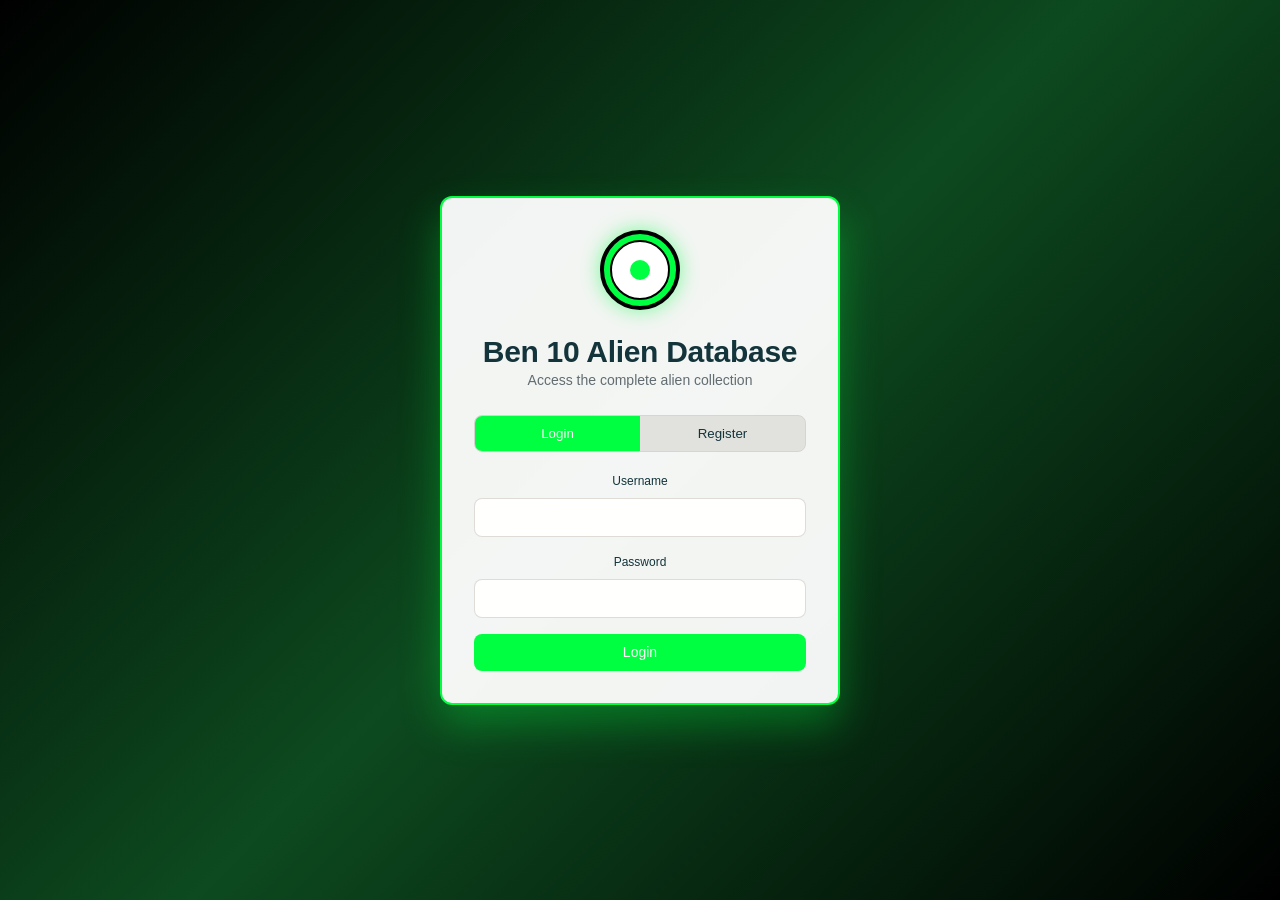
<file: Omni_app/index.html>
<!DOCTYPE html>
<html lang="en">
<head>
    <meta charset="UTF-8">
    <meta name="viewport" content="width=device-width, initial-scale=1.0">
    <title>Ben 10 Alien Database</title>
    <link rel="stylesheet" href="style.css">
</head>
<body>
    <!-- Login / Register Section -->
    <div id="loginSection" class="login-container">
        <div class="login-card">
            <!-- Omnitrix emblem -->
            <div class="omnitrix-logo">
                <div class="omnitrix-outer">
                    <div class="omnitrix-inner">
                        <div class="omnitrix-core"></div>
                    </div>
                </div>
            </div>
            <h1>Ben 10 Alien Database</h1>
            <p class="login-subtitle">Access the complete alien collection</p>

            <!-- Tab buttons -->
            <div class="login-tabs">
                <button class="tab-btn active" data-tab="login">Login</button>
                <button class="tab-btn" data-tab="register">Register</button>
            </div>

            <!-- Login Form -->
            <form id="loginForm" class="auth-form active" autocomplete="off" novalidate>
                <div class="form-group">
                    <label for="loginUsername" class="form-label">Username</label>
                    <input type="text" id="loginUsername" class="form-control" required>
                </div>
                <div class="form-group">
                    <label for="loginPassword" class="form-label">Password</label>
                    <input type="password" id="loginPassword" class="form-control" required>
                </div>
                <button type="submit" class="btn btn--primary btn--full-width">Login</button>
            </form>

            <!-- Register Form -->
            <form id="registerForm" class="auth-form" autocomplete="off" novalidate>
                <div class="form-group">
                    <label for="registerUsername" class="form-label">Username</label>
                    <input type="text" id="registerUsername" class="form-control" required>
                </div>
                <div class="form-group">
                    <label for="registerPassword" class="form-label">Password</label>
                    <input type="password" id="registerPassword" class="form-control" required>
                </div>
                <div class="form-group">
                    <label for="confirmPassword" class="form-label">Confirm Password</label>
                    <input type="password" id="confirmPassword" class="form-control" required>
                </div>
                <button type="submit" class="btn btn--primary btn--full-width">Create Account</button>
            </form>

            <!-- Authentication feedback -->
            <div id="authMessage" class="auth-message hidden"></div>
        </div>
    </div>

    <!-- Main Application -->
    <div id="mainApp" class="hidden">
        <!-- Navigation Bar -->
        <nav class="navbar">
            <div class="nav-content">
                <div class="nav-left">
                    <div class="omnitrix-mini">
                        <div class="omnitrix-core-mini"></div>
                    </div>
                    <h2>Ben 10 Database</h2>
                </div>
                <div class="nav-right">
                    <span id="welcomeUser" class="user-welcome"></span>
                    <button id="logoutBtn" class="btn btn--outline btn--sm">Logout</button>
                </div>
            </div>
        </nav>

        <!-- Main Content -->
        <main class="main-content">
            <div class="container">
                <!-- Controls -->
                <div class="controls-section">
                    <div class="search-filter-controls">
                        <div class="search-group">
                            <input type="text" id="searchInput" class="form-control" placeholder="Search aliens...">
                        </div>
                        <div class="filter-group">
                            <select id="seriesFilter" class="form-control">
                                <option value="">All Series</option>
                                <option value="Original">Original</option>
                                <option value="Alien Force">Alien Force</option>
                                <option value="Ultimate Alien">Ultimate Alien</option>
                                <option value="Omniverse">Omniverse</option>
                            </select>
                        </div>
                        <div class="sort-group">
                            <select id="sortSelect" class="form-control">
                                <option value="name">Sort by Name</option>
                                <option value="series">Sort by Series</option>
                                <option value="species">Sort by Species</option>
                            </select>
                        </div>
                    </div>
                    <div class="action-controls">
                        <button id="addAlienBtn" class="btn btn--primary">Add New Alien</button>
                    </div>
                </div>

                <!-- Aliens Grid -->
                <div id="aliensGrid" class="aliens-grid">
                    <!-- Cards injected by JS -->
                </div>
            </div>
        </main>
    </div>

    <!-- Alien Detail Modal -->
    <div id="alienDetailModal" class="modal">
        <div class="modal-content modal-large">
            <div class="modal-header">
                <h3 id="alienDetailName">Alien Name</h3>
                <button class="modal-close" aria-label="Close detail modal">&times;</button>
            </div>
            <div class="modal-body">
                <div class="alien-detail-content">
                    <div class="alien-detail-left">
                        <div class="alien-3d-viewer">
                            <div id="alien3DModel" class="model-3d">
                                <!-- No external image assets available -->
                                <div id="alienDetailImage" class="model-image"></div>
                                <div class="model-controls">
                                    <button class="rotate-btn" data-axis="x">Rotate X</button>
                                    <button class="rotate-btn" data-axis="y">Rotate Y</button>
                                    <button class="rotate-btn" data-axis="z">Rotate Z</button>
                                    <button class="reset-btn">Reset</button>
                                </div>
                            </div>
                        </div>
                    </div>
                    <div class="alien-detail-right">
                        <div class="alien-info">
                            <div class="info-item"><strong>Series:</strong> <span id="alienDetailSeries"></span></div>
                            <div class="info-item"><strong>Species:</strong> <span id="alienDetailSpecies"></span></div>
                            <div class="info-item"><strong>Planet:</strong> <span id="alienDetailPlanet"></span></div>
                            <div class="info-item"><strong>Power Level:</strong> <span id="alienDetailPower"></span></div>
                            <div class="info-item description">
                                <strong>Abilities:</strong>
                                <p id="alienDetailAbilities"></p>
                            </div>
                        </div>
                        <div class="alien-actions">
                            <button id="editAlienBtn" class="btn btn--outline">Edit Alien</button>
                            <button id="deleteAlienBtn" class="btn btn--error">Delete Alien</button>
                        </div>
                    </div>
                </div>
            </div>
        </div>
    </div>

    <!-- Add / Edit Alien Modal -->
    <div id="alienFormModal" class="modal">
        <div class="modal-content">
            <div class="modal-header">
                <h3 id="alienFormTitle">Add New Alien</h3>
                <button class="modal-close" aria-label="Close form modal">&times;</button>
            </div>
            <div class="modal-body">
                <form id="alienForm" novalidate>
                    <input type="hidden" id="alienId">
                    <div class="form-group">
                        <label for="alienName" class="form-label">Name</label>
                        <input type="text" id="alienName" class="form-control" required>
                    </div>
                    <div class="form-group">
                        <label for="alienSeries" class="form-label">Series</label>
                        <select id="alienSeries" class="form-control" required>
                            <option value="">Select Series</option>
                            <option value="Original">Original</option>
                            <option value="Alien Force">Alien Force</option>
                            <option value="Ultimate Alien">Ultimate Alien</option>
                            <option value="Omniverse">Omniverse</option>
                        </select>
                    </div>
                    <div class="form-group">
                        <label for="alienSpecies" class="form-label">Species</label>
                        <input type="text" id="alienSpecies" class="form-control" required>
                    </div>
                    <div class="form-group">
                        <label for="alienPlanet" class="form-label">Planet</label>
                        <input type="text" id="alienPlanet" class="form-control" required>
                    </div>
                    <div class="form-group">
                        <label for="alienPower" class="form-label">Power Level (1-10)</label>
                        <input type="number" id="alienPower" class="form-control" min="1" max="10" required>
                    </div>
                    <div class="form-group">
                        <label for="alienAbilities" class="form-label">Abilities</label>
                        <textarea id="alienAbilities" class="form-control" rows="3" required></textarea>
                    </div>
                    <div class="form-actions">
                        <button type="button" class="btn btn--secondary modal-close">Cancel</button>
                        <button type="submit" class="btn btn--primary">Save Alien</button>
                    </div>
                </form>
            </div>
        </div>
    </div>

    <!-- Loading Spinner (optional, for future async XHR) -->
    <div id="loadingSpinner" class="loading-spinner hidden">
        <div class="omnitrix-spinner">
            <div class="spinner-ring"></div>
            <div class="spinner-core"></div>
        </div>
    </div>

    <script src="app.js"></script>
</body>
</html>
</file>
<file: Omni_app/style.css>
:root {
  /* Primitive Color Tokens */
  --color-white: rgba(255, 255, 255, 1);
  --color-black: rgba(0, 0, 0, 1);
  --color-cream-50: rgba(252, 252, 249, 1);
  --color-cream-100: rgba(255, 255, 253, 1);
  --color-gray-200: rgba(245, 245, 245, 1);
  --color-gray-300: rgba(167, 169, 169, 1);
  --color-gray-400: rgba(119, 124, 124, 1);
  --color-slate-500: rgba(98, 108, 113, 1);
  --color-brown-600: rgba(94, 82, 64, 1);
  --color-charcoal-700: rgba(31, 33, 33, 1);
  --color-charcoal-800: rgba(38, 40, 40, 1);
  --color-slate-900: rgba(19, 52, 59, 1);
  --color-teal-300: rgba(50, 184, 198, 1);
  --color-teal-400: rgba(45, 166, 178, 1);
  --color-teal-500: rgba(33, 128, 141, 1);
  --color-teal-600: rgba(29, 116, 128, 1);
  --color-teal-700: rgba(26, 104, 115, 1);
  --color-teal-800: rgba(41, 150, 161, 1);
  --color-red-400: rgba(255, 84, 89, 1);
  --color-red-500: rgba(192, 21, 47, 1);
  --color-orange-400: rgba(230, 129, 97, 1);
  --color-orange-500: rgba(168, 75, 47, 1);

  /* RGB versions for opacity control */
  --color-brown-600-rgb: 94, 82, 64;
  --color-teal-500-rgb: 33, 128, 141;
  --color-slate-900-rgb: 19, 52, 59;
  --color-slate-500-rgb: 98, 108, 113;
  --color-red-500-rgb: 192, 21, 47;
  --color-red-400-rgb: 255, 84, 89;
  --color-orange-500-rgb: 168, 75, 47;
  --color-orange-400-rgb: 230, 129, 97;

  /* Background color tokens (Light Mode) */
  --color-bg-1: rgba(59, 130, 246, 0.08); /* Light blue */
  --color-bg-2: rgba(245, 158, 11, 0.08); /* Light yellow */
  --color-bg-3: rgba(34, 197, 94, 0.08); /* Light green */
  --color-bg-4: rgba(239, 68, 68, 0.08); /* Light red */
  --color-bg-5: rgba(147, 51, 234, 0.08); /* Light purple */
  --color-bg-6: rgba(249, 115, 22, 0.08); /* Light orange */
  --color-bg-7: rgba(236, 72, 153, 0.08); /* Light pink */
  --color-bg-8: rgba(6, 182, 212, 0.08); /* Light cyan */

  /* Semantic Color Tokens (Light Mode) */
  --color-background: var(--color-cream-50);
  --color-surface: var(--color-cream-100);
  --color-text: var(--color-slate-900);
  --color-text-secondary: var(--color-slate-500);
  --color-primary: var(--color-teal-500);
  --color-primary-hover: var(--color-teal-600);
  --color-primary-active: var(--color-teal-700);
  --color-secondary: rgba(var(--color-brown-600-rgb), 0.12);
  --color-secondary-hover: rgba(var(--color-brown-600-rgb), 0.2);
  --color-secondary-active: rgba(var(--color-brown-600-rgb), 0.25);
  --color-border: rgba(var(--color-brown-600-rgb), 0.2);
  --color-btn-primary-text: var(--color-cream-50);
  --color-card-border: rgba(var(--color-brown-600-rgb), 0.12);
  --color-card-border-inner: rgba(var(--color-brown-600-rgb), 0.12);
  --color-error: var(--color-red-500);
  --color-success: var(--color-teal-500);
  --color-warning: var(--color-orange-500);
  --color-info: var(--color-slate-500);
  --color-focus-ring: rgba(var(--color-teal-500-rgb), 0.4);
  --color-select-caret: rgba(var(--color-slate-900-rgb), 0.8);

  /* Common style patterns */
  --focus-ring: 0 0 0 3px var(--color-focus-ring);
  --focus-outline: 2px solid var(--color-primary);
  --status-bg-opacity: 0.15;
  --status-border-opacity: 0.25;
  --select-caret-light: url("data:image/svg+xml,%3Csvg xmlns='http://www.w3.org/2000/svg' width='16' height='16' viewBox='0 0 24 24' fill='none' stroke='%23134252' stroke-width='2' stroke-linecap='round' stroke-linejoin='round'%3E%3Cpolyline points='6 9 12 15 18 9'%3E%3C/polyline%3E%3C/svg%3E");
  --select-caret-dark: url("data:image/svg+xml,%3Csvg xmlns='http://www.w3.org/2000/svg' width='16' height='16' viewBox='0 0 24 24' fill='none' stroke='%23f5f5f5' stroke-width='2' stroke-linecap='round' stroke-linejoin='round'%3E%3Cpolyline points='6 9 12 15 18 9'%3E%3C/polyline%3E%3C/svg%3E");

  /* RGB versions for opacity control */
  --color-success-rgb: 33, 128, 141;
  --color-error-rgb: 192, 21, 47;
  --color-warning-rgb: 168, 75, 47;
  --color-info-rgb: 98, 108, 113;

  /* Typography */
  --font-family-base: "FKGroteskNeue", "Geist", "Inter", -apple-system,
    BlinkMacSystemFont, "Segoe UI", Roboto, sans-serif;
  --font-family-mono: "Berkeley Mono", ui-monospace, SFMono-Regular, Menlo,
    Monaco, Consolas, monospace;
  --font-size-xs: 11px;
  --font-size-sm: 12px;
  --font-size-base: 14px;
  --font-size-md: 14px;
  --font-size-lg: 16px;
  --font-size-xl: 18px;
  --font-size-2xl: 20px;
  --font-size-3xl: 24px;
  --font-size-4xl: 30px;
  --font-weight-normal: 400;
  --font-weight-medium: 500;
  --font-weight-semibold: 550;
  --font-weight-bold: 600;
  --line-height-tight: 1.2;
  --line-height-normal: 1.5;
  --letter-spacing-tight: -0.01em;

  /* Spacing */
  --space-0: 0;
  --space-1: 1px;
  --space-2: 2px;
  --space-4: 4px;
  --space-6: 6px;
  --space-8: 8px;
  --space-10: 10px;
  --space-12: 12px;
  --space-16: 16px;
  --space-20: 20px;
  --space-24: 24px;
  --space-32: 32px;

  /* Border Radius */
  --radius-sm: 6px;
  --radius-base: 8px;
  --radius-md: 10px;
  --radius-lg: 12px;
  --radius-full: 9999px;

  /* Shadows */
  --shadow-xs: 0 1px 2px rgba(0, 0, 0, 0.02);
  --shadow-sm: 0 1px 3px rgba(0, 0, 0, 0.04), 0 1px 2px rgba(0, 0, 0, 0.02);
  --shadow-md: 0 4px 6px -1px rgba(0, 0, 0, 0.04),
    0 2px 4px -1px rgba(0, 0, 0, 0.02);
  --shadow-lg: 0 10px 15px -3px rgba(0, 0, 0, 0.04),
    0 4px 6px -2px rgba(0, 0, 0, 0.02);
  --shadow-inset-sm: inset 0 1px 0 rgba(255, 255, 255, 0.15),
    inset 0 -1px 0 rgba(0, 0, 0, 0.03);

  /* Animation */
  --duration-fast: 150ms;
  --duration-normal: 250ms;
  --ease-standard: cubic-bezier(0.16, 1, 0.3, 1);

  /* Layout */
  --container-sm: 640px;
  --container-md: 768px;
  --container-lg: 1024px;
  --container-xl: 1280px;
}

/* Dark mode colors */
@media (prefers-color-scheme: dark) {
  :root {
    /* RGB versions for opacity control (Dark Mode) */
    --color-gray-400-rgb: 119, 124, 124;
    --color-teal-300-rgb: 50, 184, 198;
    --color-gray-300-rgb: 167, 169, 169;
    --color-gray-200-rgb: 245, 245, 245;

    /* Background color tokens (Dark Mode) */
    --color-bg-1: rgba(29, 78, 216, 0.15); /* Dark blue */
    --color-bg-2: rgba(180, 83, 9, 0.15); /* Dark yellow */
    --color-bg-3: rgba(21, 128, 61, 0.15); /* Dark green */
    --color-bg-4: rgba(185, 28, 28, 0.15); /* Dark red */
    --color-bg-5: rgba(107, 33, 168, 0.15); /* Dark purple */
    --color-bg-6: rgba(194, 65, 12, 0.15); /* Dark orange */
    --color-bg-7: rgba(190, 24, 93, 0.15); /* Dark pink */
    --color-bg-8: rgba(8, 145, 178, 0.15); /* Dark cyan */
    
    /* Semantic Color Tokens (Dark Mode) */
    --color-background: var(--color-charcoal-700);
    --color-surface: var(--color-charcoal-800);
    --color-text: var(--color-gray-200);
    --color-text-secondary: rgba(var(--color-gray-300-rgb), 0.7);
    --color-primary: var(--color-teal-300);
    --color-primary-hover: var(--color-teal-400);
    --color-primary-active: var(--color-teal-800);
    --color-secondary: rgba(var(--color-gray-400-rgb), 0.15);
    --color-secondary-hover: rgba(var(--color-gray-400-rgb), 0.25);
    --color-secondary-active: rgba(var(--color-gray-400-rgb), 0.3);
    --color-border: rgba(var(--color-gray-400-rgb), 0.3);
    --color-error: var(--color-red-400);
    --color-success: var(--color-teal-300);
    --color-warning: var(--color-orange-400);
    --color-info: var(--color-gray-300);
    --color-focus-ring: rgba(var(--color-teal-300-rgb), 0.4);
    --color-btn-primary-text: var(--color-slate-900);
    --color-card-border: rgba(var(--color-gray-400-rgb), 0.2);
    --color-card-border-inner: rgba(var(--color-gray-400-rgb), 0.15);
    --shadow-inset-sm: inset 0 1px 0 rgba(255, 255, 255, 0.1),
      inset 0 -1px 0 rgba(0, 0, 0, 0.15);
    --button-border-secondary: rgba(var(--color-gray-400-rgb), 0.2);
    --color-border-secondary: rgba(var(--color-gray-400-rgb), 0.2);
    --color-select-caret: rgba(var(--color-gray-200-rgb), 0.8);

    /* Common style patterns - updated for dark mode */
    --focus-ring: 0 0 0 3px var(--color-focus-ring);
    --focus-outline: 2px solid var(--color-primary);
    --status-bg-opacity: 0.15;
    --status-border-opacity: 0.25;
    --select-caret-light: url("data:image/svg+xml,%3Csvg xmlns='http://www.w3.org/2000/svg' width='16' height='16' viewBox='0 0 24 24' fill='none' stroke='%23134252' stroke-width='2' stroke-linecap='round' stroke-linejoin='round'%3E%3Cpolyline points='6 9 12 15 18 9'%3E%3C/polyline%3E%3C/svg%3E");
    --select-caret-dark: url("data:image/svg+xml,%3Csvg xmlns='http://www.w3.org/2000/svg' width='16' height='16' viewBox='0 0 24 24' fill='none' stroke='%23f5f5f5' stroke-width='2' stroke-linecap='round' stroke-linejoin='round'%3E%3Cpolyline points='6 9 12 15 18 9'%3E%3C/polyline%3E%3C/svg%3E");

    /* RGB versions for dark mode */
    --color-success-rgb: var(--color-teal-300-rgb);
    --color-error-rgb: var(--color-red-400-rgb);
    --color-warning-rgb: var(--color-orange-400-rgb);
    --color-info-rgb: var(--color-gray-300-rgb);
  }
}

/* Data attribute for manual theme switching */
[data-color-scheme="dark"] {
  /* RGB versions for opacity control (dark mode) */
  --color-gray-400-rgb: 119, 124, 124;
  --color-teal-300-rgb: 50, 184, 198;
  --color-gray-300-rgb: 167, 169, 169;
  --color-gray-200-rgb: 245, 245, 245;

  /* Colorful background palette - Dark Mode */
  --color-bg-1: rgba(29, 78, 216, 0.15); /* Dark blue */
  --color-bg-2: rgba(180, 83, 9, 0.15); /* Dark yellow */
  --color-bg-3: rgba(21, 128, 61, 0.15); /* Dark green */
  --color-bg-4: rgba(185, 28, 28, 0.15); /* Dark red */
  --color-bg-5: rgba(107, 33, 168, 0.15); /* Dark purple */
  --color-bg-6: rgba(194, 65, 12, 0.15); /* Dark orange */
  --color-bg-7: rgba(190, 24, 93, 0.15); /* Dark pink */
  --color-bg-8: rgba(8, 145, 178, 0.15); /* Dark cyan */
  
  /* Semantic Color Tokens (Dark Mode) */
  --color-background: var(--color-charcoal-700);
  --color-surface: var(--color-charcoal-800);
  --color-text: var(--color-gray-200);
  --color-text-secondary: rgba(var(--color-gray-300-rgb), 0.7);
  --color-primary: var(--color-teal-300);
  --color-primary-hover: var(--color-teal-400);
  --color-primary-active: var(--color-teal-800);
  --color-secondary: rgba(var(--color-gray-400-rgb), 0.15);
  --color-secondary-hover: rgba(var(--color-gray-400-rgb), 0.25);
  --color-secondary-active: rgba(var(--color-gray-400-rgb), 0.3);
  --color-border: rgba(var(--color-gray-400-rgb), 0.3);
  --color-error: var(--color-red-400);
  --color-success: var(--color-teal-300);
  --color-warning: var(--color-orange-400);
  --color-info: var(--color-gray-300);
  --color-focus-ring: rgba(var(--color-teal-300-rgb), 0.4);
  --color-btn-primary-text: var(--color-slate-900);
  --color-card-border: rgba(var(--color-gray-400-rgb), 0.15);
  --color-card-border-inner: rgba(var(--color-gray-400-rgb), 0.15);
  --shadow-inset-sm: inset 0 1px 0 rgba(255, 255, 255, 0.1),
    inset 0 -1px 0 rgba(0, 0, 0, 0.15);
  --color-border-secondary: rgba(var(--color-gray-400-rgb), 0.2);
  --color-select-caret: rgba(var(--color-gray-200-rgb), 0.8);

  /* Common style patterns - updated for dark mode */
  --focus-ring: 0 0 0 3px var(--color-focus-ring);
  --focus-outline: 2px solid var(--color-primary);
  --status-bg-opacity: 0.15;
  --status-border-opacity: 0.25;
  --select-caret-light: url("data:image/svg+xml,%3Csvg xmlns='http://www.w3.org/2000/svg' width='16' height='16' viewBox='0 0 24 24' fill='none' stroke='%23134252' stroke-width='2' stroke-linecap='round' stroke-linejoin='round'%3E%3Cpolyline points='6 9 12 15 18 9'%3E%3C/polyline%3E%3C/svg%3E");
  --select-caret-dark: url("data:image/svg+xml,%3Csvg xmlns='http://www.w3.org/2000/svg' width='16' height='16' viewBox='0 0 24 24' fill='none' stroke='%23f5f5f5' stroke-width='2' stroke-linecap='round' stroke-linejoin='round'%3E%3Cpolyline points='6 9 12 15 18 9'%3E%3C/polyline%3E%3C/svg%3E");

  /* RGB versions for dark mode */
  --color-success-rgb: var(--color-teal-300-rgb);
  --color-error-rgb: var(--color-red-400-rgb);
  --color-warning-rgb: var(--color-orange-400-rgb);
  --color-info-rgb: var(--color-gray-300-rgb);
}

[data-color-scheme="light"] {
  /* RGB versions for opacity control (light mode) */
  --color-brown-600-rgb: 94, 82, 64;
  --color-teal-500-rgb: 33, 128, 141;
  --color-slate-900-rgb: 19, 52, 59;
  
  /* Semantic Color Tokens (Light Mode) */
  --color-background: var(--color-cream-50);
  --color-surface: var(--color-cream-100);
  --color-text: var(--color-slate-900);
  --color-text-secondary: var(--color-slate-500);
  --color-primary: var(--color-teal-500);
  --color-primary-hover: var(--color-teal-600);
  --color-primary-active: var(--color-teal-700);
  --color-secondary: rgba(var(--color-brown-600-rgb), 0.12);
  --color-secondary-hover: rgba(var(--color-brown-600-rgb), 0.2);
  --color-secondary-active: rgba(var(--color-brown-600-rgb), 0.25);
  --color-border: rgba(var(--color-brown-600-rgb), 0.2);
  --color-btn-primary-text: var(--color-cream-50);
  --color-card-border: rgba(var(--color-brown-600-rgb), 0.12);
  --color-card-border-inner: rgba(var(--color-brown-600-rgb), 0.12);
  --color-error: var(--color-red-500);
  --color-success: var(--color-teal-500);
  --color-warning: var(--color-orange-500);
  --color-info: var(--color-slate-500);
  --color-focus-ring: rgba(var(--color-teal-500-rgb), 0.4);

  /* RGB versions for light mode */
  --color-success-rgb: var(--color-teal-500-rgb);
  --color-error-rgb: var(--color-red-500-rgb);
  --color-warning-rgb: var(--color-orange-500-rgb);
  --color-info-rgb: var(--color-slate-500-rgb);
}

/* Base styles */
html {
  font-size: var(--font-size-base);
  font-family: var(--font-family-base);
  line-height: var(--line-height-normal);
  color: var(--color-text);
  background-color: var(--color-background);
  -webkit-font-smoothing: antialiased;
  box-sizing: border-box;
}

body {
  margin: 0;
  padding: 0;
}

*,
*::before,
*::after {
  box-sizing: inherit;
}

/* Typography */
h1,
h2,
h3,
h4,
h5,
h6 {
  margin: 0;
  font-weight: var(--font-weight-semibold);
  line-height: var(--line-height-tight);
  color: var(--color-text);
  letter-spacing: var(--letter-spacing-tight);
}

h1 {
  font-size: var(--font-size-4xl);
}
h2 {
  font-size: var(--font-size-3xl);
}
h3 {
  font-size: var(--font-size-2xl);
}
h4 {
  font-size: var(--font-size-xl);
}
h5 {
  font-size: var(--font-size-lg);
}
h6 {
  font-size: var(--font-size-md);
}

p {
  margin: 0 0 var(--space-16) 0;
}

a {
  color: var(--color-primary);
  text-decoration: none;
  transition: color var(--duration-fast) var(--ease-standard);
}

a:hover {
  color: var(--color-primary-hover);
}

code,
pre {
  font-family: var(--font-family-mono);
  font-size: calc(var(--font-size-base) * 0.95);
  background-color: var(--color-secondary);
  border-radius: var(--radius-sm);
}

code {
  padding: var(--space-1) var(--space-4);
}

pre {
  padding: var(--space-16);
  margin: var(--space-16) 0;
  overflow: auto;
  border: 1px solid var(--color-border);
}

pre code {
  background: none;
  padding: 0;
}

/* Buttons */
.btn {
  display: inline-flex;
  align-items: center;
  justify-content: center;
  padding: var(--space-8) var(--space-16);
  border-radius: var(--radius-base);
  font-size: var(--font-size-base);
  font-weight: 500;
  line-height: 1.5;
  cursor: pointer;
  transition: all var(--duration-normal) var(--ease-standard);
  border: none;
  text-decoration: none;
  position: relative;
}

.btn:focus-visible {
  outline: none;
  box-shadow: var(--focus-ring);
}

.btn--primary {
  background: var(--color-primary);
  color: var(--color-btn-primary-text);
}

.btn--primary:hover {
  background: var(--color-primary-hover);
}

.btn--primary:active {
  background: var(--color-primary-active);
}

.btn--secondary {
  background: var(--color-secondary);
  color: var(--color-text);
}

.btn--secondary:hover {
  background: var(--color-secondary-hover);
}

.btn--secondary:active {
  background: var(--color-secondary-active);
}

.btn--outline {
  background: transparent;
  border: 1px solid var(--color-border);
  color: var(--color-text);
}

.btn--outline:hover {
  background: var(--color-secondary);
}

.btn--sm {
  padding: var(--space-4) var(--space-12);
  font-size: var(--font-size-sm);
  border-radius: var(--radius-sm);
}

.btn--lg {
  padding: var(--space-10) var(--space-20);
  font-size: var(--font-size-lg);
  border-radius: var(--radius-md);
}

.btn--full-width {
  width: 100%;
}

.btn:disabled {
  opacity: 0.5;
  cursor: not-allowed;
}

/* Form elements */
.form-control {
  display: block;
  width: 100%;
  padding: var(--space-8) var(--space-12);
  font-size: var(--font-size-md);
  line-height: 1.5;
  color: var(--color-text);
  background-color: var(--color-surface);
  border: 1px solid var(--color-border);
  border-radius: var(--radius-base);
  transition: border-color var(--duration-fast) var(--ease-standard),
    box-shadow var(--duration-fast) var(--ease-standard);
}

textarea.form-control {
  font-family: var(--font-family-base);
  font-size: var(--font-size-base);
}

select.form-control {
  padding: var(--space-8) var(--space-12);
  -webkit-appearance: none;
  -moz-appearance: none;
  appearance: none;
  background-image: var(--select-caret-light);
  background-repeat: no-repeat;
  background-position: right var(--space-12) center;
  background-size: 16px;
  padding-right: var(--space-32);
}

/* Add a dark mode specific caret */
@media (prefers-color-scheme: dark) {
  select.form-control {
    background-image: var(--select-caret-dark);
  }
}

/* Also handle data-color-scheme */
[data-color-scheme="dark"] select.form-control {
  background-image: var(--select-caret-dark);
}

[data-color-scheme="light"] select.form-control {
  background-image: var(--select-caret-light);
}

.form-control:focus {
  border-color: var(--color-primary);
  outline: var(--focus-outline);
}

.form-label {
  display: block;
  margin-bottom: var(--space-8);
  font-weight: var(--font-weight-medium);
  font-size: var(--font-size-sm);
}

.form-group {
  margin-bottom: var(--space-16);
}

/* Card component */
.card {
  background-color: var(--color-surface);
  border-radius: var(--radius-lg);
  border: 1px solid var(--color-card-border);
  box-shadow: var(--shadow-sm);
  overflow: hidden;
  transition: box-shadow var(--duration-normal) var(--ease-standard);
}

.card:hover {
  box-shadow: var(--shadow-md);
}

.card__body {
  padding: var(--space-16);
}

.card__header,
.card__footer {
  padding: var(--space-16);
  border-bottom: 1px solid var(--color-card-border-inner);
}

/* Status indicators - simplified with CSS variables */
.status {
  display: inline-flex;
  align-items: center;
  padding: var(--space-6) var(--space-12);
  border-radius: var(--radius-full);
  font-weight: var(--font-weight-medium);
  font-size: var(--font-size-sm);
}

.status--success {
  background-color: rgba(
    var(--color-success-rgb, 33, 128, 141),
    var(--status-bg-opacity)
  );
  color: var(--color-success);
  border: 1px solid
    rgba(var(--color-success-rgb, 33, 128, 141), var(--status-border-opacity));
}

.status--error {
  background-color: rgba(
    var(--color-error-rgb, 192, 21, 47),
    var(--status-bg-opacity)
  );
  color: var(--color-error);
  border: 1px solid
    rgba(var(--color-error-rgb, 192, 21, 47), var(--status-border-opacity));
}

.status--warning {
  background-color: rgba(
    var(--color-warning-rgb, 168, 75, 47),
    var(--status-bg-opacity)
  );
  color: var(--color-warning);
  border: 1px solid
    rgba(var(--color-warning-rgb, 168, 75, 47), var(--status-border-opacity));
}

.status--info {
  background-color: rgba(
    var(--color-info-rgb, 98, 108, 113),
    var(--status-bg-opacity)
  );
  color: var(--color-info);
  border: 1px solid
    rgba(var(--color-info-rgb, 98, 108, 113), var(--status-border-opacity));
}

/* Container layout */
.container {
  width: 100%;
  margin-right: auto;
  margin-left: auto;
  padding-right: var(--space-16);
  padding-left: var(--space-16);
}

@media (min-width: 640px) {
  .container {
    max-width: var(--container-sm);
  }
}
@media (min-width: 768px) {
  .container {
    max-width: var(--container-md);
  }
}
@media (min-width: 1024px) {
  .container {
    max-width: var(--container-lg);
  }
}
@media (min-width: 1280px) {
  .container {
    max-width: var(--container-xl);
  }
}

/* Utility classes */
.flex {
  display: flex;
}
.flex-col {
  flex-direction: column;
}
.items-center {
  align-items: center;
}
.justify-center {
  justify-content: center;
}
.justify-between {
  justify-content: space-between;
}
.gap-4 {
  gap: var(--space-4);
}
.gap-8 {
  gap: var(--space-8);
}
.gap-16 {
  gap: var(--space-16);
}

.m-0 {
  margin: 0;
}
.mt-8 {
  margin-top: var(--space-8);
}
.mb-8 {
  margin-bottom: var(--space-8);
}
.mx-8 {
  margin-left: var(--space-8);
  margin-right: var(--space-8);
}
.my-8 {
  margin-top: var(--space-8);
  margin-bottom: var(--space-8);
}

.p-0 {
  padding: 0;
}
.py-8 {
  padding-top: var(--space-8);
  padding-bottom: var(--space-8);
}
.px-8 {
  padding-left: var(--space-8);
  padding-right: var(--space-8);
}
.py-16 {
  padding-top: var(--space-16);
  padding-bottom: var(--space-16);
}
.px-16 {
  padding-left: var(--space-16);
  padding-right: var(--space-16);
}

.block {
  display: block;
}
.hidden {
  display: none;
}

/* Accessibility */
.sr-only {
  position: absolute;
  width: 1px;
  height: 1px;
  padding: 0;
  margin: -1px;
  overflow: hidden;
  clip: rect(0, 0, 0, 0);
  white-space: nowrap;
  border-width: 0;
}

:focus-visible {
  outline: var(--focus-outline);
  outline-offset: 2px;
}

/* Dark mode specifics */
[data-color-scheme="dark"] .btn--outline {
  border: 1px solid var(--color-border-secondary);
}

@font-face {
  font-family: 'FKGroteskNeue';
  src: url('https://r2cdn.perplexity.ai/fonts/FKGroteskNeue.woff2')
    format('woff2');
}

/* END PERPLEXITY DESIGN SYSTEM */
/* Ben 10 Theme Overrides */
:root {
  /* Ben 10 specific colors */
  --ben10-green: #00ff41;
  --ben10-dark-green: #00cc33;
  --ben10-black: #000000;
  --ben10-white: #ffffff;
  --ben10-gray: #333333;
  --ben10-light-gray: #666666;
  --ben10-accent: #32c5e2;
  
  /* Override primary colors with Ben 10 theme */
  --color-primary: var(--ben10-green);
  --color-primary-hover: var(--ben10-dark-green);
  --color-primary-active: #00aa2a;
  
  /* 3D Transform variables */
  --model-rotate-x: 0deg;
  --model-rotate-y: 0deg;
  --model-rotate-z: 0deg;
}

body {
  background: linear-gradient(135deg, #000000 0%, #1a1a1a 50%, #000000 100%);
  min-height: 100vh;
}

/* Login Section */
.login-container {
  display: flex;
  align-items: center;
  justify-content: center;
  min-height: 100vh;
  padding: var(--space-20);
  background: linear-gradient(135deg, #000000 0%, #0d4a1f 50%, #000000 100%);
}

.login-card {
  background: rgba(255, 255, 255, 0.95);
  border-radius: var(--radius-lg);
  padding: var(--space-32);
  box-shadow: 0 20px 40px rgba(0, 255, 65, 0.3);
  text-align: center;
  max-width: 400px;
  width: 100%;
  border: 2px solid var(--ben10-green);
}

.omnitrix-logo {
  margin-bottom: var(--space-24);
}

.omnitrix-outer {
  width: 80px;
  height: 80px;
  border: 4px solid var(--ben10-black);
  border-radius: 50%;
  margin: 0 auto;
  display: flex;
  align-items: center;
  justify-content: center;
  background: var(--ben10-green);
  position: relative;
  box-shadow: 0 0 20px rgba(0, 255, 65, 0.5);
}

.omnitrix-inner {
  width: 60px;
  height: 60px;
  border: 2px solid var(--ben10-black);
  border-radius: 50%;
  background: var(--ben10-white);
  display: flex;
  align-items: center;
  justify-content: center;
}

.omnitrix-core {
  width: 20px;
  height: 20px;
  background: var(--ben10-green);
  border-radius: 50%;
  animation: pulse 2s infinite;
}

@keyframes pulse {
  0%, 100% { transform: scale(1); opacity: 1; }
  50% { transform: scale(1.2); opacity: 0.7; }
}

.login-subtitle {
  color: var(--color-text-secondary);
  margin-bottom: var(--space-24);
}

.login-tabs {
  display: flex;
  margin-bottom: var(--space-20);
  border-radius: var(--radius-base);
  overflow: hidden;
  border: 1px solid var(--color-border);
}

.tab-btn {
  flex: 1;
  padding: var(--space-10) var(--space-16);
  border: none;
  background: var(--color-secondary);
  color: var(--color-text);
  cursor: pointer;
  transition: all var(--duration-fast) var(--ease-standard);
  font-weight: var(--font-weight-medium);
}

.tab-btn:hover {
  background: var(--color-secondary-hover);
}

.tab-btn.active {
  background: var(--color-primary);
  color: var(--color-btn-primary-text);
}

.auth-form {
  display: none;
  opacity: 0;
  transform: translateY(10px);
  transition: all var(--duration-normal) var(--ease-standard);
}

.auth-form.active {
  display: block;
  opacity: 1;
  transform: translateY(0);
}

.auth-message {
  text-align: center;
  margin-top: var(--space-16);
  padding: var(--space-8) var(--space-12);
  border-radius: var(--radius-base);
  font-weight: var(--font-weight-medium);
}

.auth-message.error {
  color: var(--color-error);
  background: rgba(var(--color-error-rgb), 0.1);
  border: 1px solid rgba(var(--color-error-rgb), 0.2);
}

.auth-message.success {
  color: var(--color-success);
  background: rgba(var(--color-success-rgb), 0.1);
  border: 1px solid rgba(var(--color-success-rgb), 0.2);
}

/* Navigation */
.navbar {
  background: var(--ben10-black);
  border-bottom: 3px solid var(--ben10-green);
  padding: var(--space-16) 0;
  position: sticky;
  top: 0;
  z-index: 100;
}

.nav-content {
  max-width: var(--container-xl);
  margin: 0 auto;
  padding: 0 var(--space-16);
  display: flex;
  justify-content: space-between;
  align-items: center;
}

.nav-left {
  display: flex;
  align-items: center;
  gap: var(--space-16);
}

.nav-left h2 {
  color: var(--ben10-green);
  margin: 0;
}

.omnitrix-mini {
  width: 40px;
  height: 40px;
  border: 2px solid var(--ben10-green);
  border-radius: 50%;
  background: var(--ben10-black);
  display: flex;
  align-items: center;
  justify-content: center;
}

.omnitrix-core-mini {
  width: 12px;
  height: 12px;
  background: var(--ben10-green);
  border-radius: 50%;
  animation: pulse 2s infinite;
}

.nav-right {
  display: flex;
  align-items: center;
  gap: var(--space-16);
}

.user-welcome {
  color: var(--ben10-white);
  font-weight: var(--font-weight-medium);
}

/* Main Content */
.main-content {
  padding: var(--space-32) 0;
}

.controls-section {
  display: flex;
  justify-content: space-between;
  align-items: center;
  margin-bottom: var(--space-32);
  gap: var(--space-16);
  flex-wrap: wrap;
}

.search-filter-controls {
  display: flex;
  gap: var(--space-16);
  flex-wrap: wrap;
  flex: 1;
}

.search-group, .filter-group, .sort-group {
  min-width: 200px;
}

@media (max-width: 768px) {
  .controls-section {
    flex-direction: column;
    align-items: stretch;
  }
  
  .search-filter-controls {
    flex-direction: column;
  }
  
  .search-group, .filter-group, .sort-group {
    min-width: auto;
  }
}

/* Aliens Grid */
.aliens-grid {
  display: grid;
  grid-template-columns: repeat(auto-fill, minmax(300px, 1fr));
  gap: var(--space-24);
}

.alien-card {
  background: var(--color-surface);
  border-radius: var(--radius-lg);
  overflow: hidden;
  box-shadow: var(--shadow-md);
  transition: all var(--duration-normal) var(--ease-standard);
  border: 2px solid transparent;
  cursor: pointer;
  position: relative;
}

.alien-card:hover {
  transform: translateY(-4px);
  box-shadow: 0 10px 25px rgba(0, 255, 65, 0.2);
  border-color: var(--ben10-green);
}

.alien-card-image {
  width: 100%;
  height: 200px;
  display: flex;
  align-items: center;
  justify-content: center;
  background: linear-gradient(135deg, var(--ben10-gray), var(--ben10-light-gray));
  color: var(--ben10-white);
  font-size: var(--font-size-4xl);
  font-weight: var(--font-weight-bold);
  position: relative;
  overflow: hidden;
}

.alien-card-image::before {
  content: '';
  position: absolute;
  top: 0;
  left: 0;
  right: 0;
  bottom: 0;
  background: radial-gradient(circle at center, rgba(0, 255, 65, 0.1), transparent);
}

.alien-card-content {
  padding: var(--space-16);
}

.alien-card-header {
  display: flex;
  justify-content: space-between;
  align-items: start;
  margin-bottom: var(--space-12);
}

.alien-name {
  font-size: var(--font-size-xl);
  font-weight: var(--font-weight-bold);
  color: var(--color-text);
  margin: 0;
}

.alien-series {
  background: var(--ben10-green);
  color: var(--ben10-black);
  padding: var(--space-4) var(--space-8);
  border-radius: var(--radius-sm);
  font-size: var(--font-size-xs);
  font-weight: var(--font-weight-medium);
}

.alien-species {
  color: var(--color-text-secondary);
  font-size: var(--font-size-sm);
  margin-bottom: var(--space-8);
}

.alien-abilities {
  font-size: var(--font-size-sm);
  line-height: 1.4;
  color: var(--color-text);
  display: -webkit-box;
  -webkit-line-clamp: 2;
  -webkit-box-orient: vertical;
  overflow: hidden;
}

.power-level {
  position: absolute;
  top: var(--space-8);
  left: var(--space-8);
  background: var(--ben10-accent);
  color: var(--ben10-white);
  padding: var(--space-4) var(--space-8);
  border-radius: var(--radius-sm);
  font-size: var(--font-size-xs);
  font-weight: var(--font-weight-bold);
}

.custom-badge {
  position: absolute;
  top: var(--space-8);
  right: var(--space-8);
  background: var(--ben10-accent);
  color: var(--ben10-white);
  padding: var(--space-4) var(--space-8);
  border-radius: var(--radius-sm);
  font-size: var(--font-size-xs);
  font-weight: var(--font-weight-medium);
}

/* Modal Styles */
.modal {
  display: none;
  position: fixed;
  top: 0;
  left: 0;
  width: 100%;
  height: 100%;
  background: rgba(0, 0, 0, 0.8);
  z-index: 1000;
  align-items: center;
  justify-content: center;
}

.modal.active {
  display: flex;
}

.modal-content {
  background: var(--color-surface);
  border-radius: var(--radius-lg);
  max-width: 500px;
  width: 90%;
  max-height: 90vh;
  overflow-y: auto;
  border: 2px solid var(--ben10-green);
  animation: modalSlideIn var(--duration-normal) var(--ease-standard);
}

.modal-large {
  max-width: 900px;
}

@keyframes modalSlideIn {
  from {
    opacity: 0;
    transform: scale(0.8);
  }
  to {
    opacity: 1;
    transform: scale(1);
  }
}

.modal-header {
  padding: var(--space-20);
  border-bottom: 1px solid var(--color-border);
  display: flex;
  justify-content: space-between;
  align-items: center;
  background: var(--ben10-black);
  color: var(--ben10-green);
}

.modal-header h3 {
  margin: 0;
  color: var(--ben10-green);
}

.modal-close {
  background: none;
  border: none;
  font-size: var(--font-size-3xl);
  color: var(--ben10-green);
  cursor: pointer;
  padding: 0;
  width: 30px;
  height: 30px;
  display: flex;
  align-items: center;
  justify-content: center;
  transition: color var(--duration-fast) var(--ease-standard);
}

.modal-close:hover {
  color: var(--ben10-white);
}

.modal-body {
  padding: var(--space-20);
}

/* Alien Detail Modal */
.alien-detail-content {
  display: grid;
  grid-template-columns: 1fr 1fr;
  gap: var(--space-32);
}

@media (max-width: 768px) {
  .alien-detail-content {
    grid-template-columns: 1fr;
    gap: var(--space-20);
  }
}

.alien-3d-viewer {
  background: linear-gradient(135deg, var(--ben10-gray), var(--ben10-light-gray));
  border-radius: var(--radius-lg);
  padding: var(--space-20);
  border: 2px solid var(--ben10-green);
}

.model-3d {
  position: relative;
  perspective: 1000px;
}

.model-image {
  width: 100%;
  height: 300px;
  border-radius: var(--radius-base);
  transform-style: preserve-3d;
  transform: rotateX(var(--model-rotate-x)) rotateY(var(--model-rotate-y)) rotateZ(var(--model-rotate-z));
  transition: transform 0.5s ease;
  background: linear-gradient(135deg, var(--ben10-gray), var(--ben10-light-gray));
  display: flex;
  align-items: center;
  justify-content: center;
  color: var(--ben10-green);
  font-size: var(--font-size-4xl);
  font-weight: var(--font-weight-bold);
}

.model-controls {
  display: flex;
  gap: var(--space-8);
  margin-top: var(--space-16);
  flex-wrap: wrap;
}

.rotate-btn, .reset-btn {
  padding: var(--space-6) var(--space-12);
  border: 1px solid var(--ben10-green);
  background: var(--ben10-white);
  color: var(--ben10-black);
  border-radius: var(--radius-sm);
  cursor: pointer;
  font-size: var(--font-size-sm);
  transition: all var(--duration-fast) var(--ease-standard);
}

.rotate-btn:hover, .reset-btn:hover {
  background: var(--ben10-green);
  color: var(--ben10-white);
}

.alien-info {
  space-y: var(--space-16);
}

.info-item {
  margin-bottom: var(--space-12);
}

.info-item strong {
  color: var(--ben10-green);
  display: inline-block;
  min-width: 100px;
}

.description {
  margin-top: var(--space-20);
}

.description p {
  margin-top: var(--space-8);
  line-height: 1.6;
}

.alien-actions {
  margin-top: var(--space-24);
  display: flex;
  gap: var(--space-12);
}

/* Form Actions */
.form-actions {
  display: flex;
  gap: var(--space-12);
  justify-content: flex-end;
  margin-top: var(--space-24);
}

/* Button Variants */
.btn--error {
  background: var(--color-error);
  color: var(--color-white);
}

.btn--error:hover {
  background: #b91c3c;
}

/* Loading Spinner */
.loading-spinner {
  position: fixed;
  top: 50%;
  left: 50%;
  transform: translate(-50%, -50%);
  z-index: 2000;
}

.omnitrix-spinner {
  position: relative;
  width: 80px;
  height: 80px;
}

.spinner-ring {
  position: absolute;
  width: 100%;
  height: 100%;
  border: 4px solid var(--ben10-black);
  border-top: 4px solid var(--ben10-green);
  border-radius: 50%;
  animation: spin 1s linear infinite;
}

.spinner-core {
  position: absolute;
  top: 50%;
  left: 50%;
  transform: translate(-50%, -50%);
  width: 20px;
  height: 20px;
  background: var(--ben10-green);
  border-radius: 50%;
  animation: pulse 1s ease-in-out infinite;
}

@keyframes spin {
  0% { transform: rotate(0deg); }
  100% { transform: rotate(360deg); }
}

/* Responsive Design */
@media (max-width: 768px) {
  .aliens-grid {
    grid-template-columns: repeat(auto-fill, minmax(250px, 1fr));
    gap: var(--space-16);
  }
  
  .alien-card-content {
    padding: var(--space-12);
  }
  
  .modal-content {
    margin: var(--space-16);
    width: calc(100% - 32px);
  }
  
  .modal-header, .modal-body {
    padding: var(--space-16);
  }
  
  .form-actions {
    flex-direction: column;
  }
  
  .alien-actions {
    flex-direction: column;
  }
}

@media (max-width: 480px) {
  .aliens-grid {
    grid-template-columns: 1fr;
  }
  
  .login-card {
    padding: var(--space-20);
    margin: var(--space-16);
  }
  
  .nav-content {
    flex-direction: column;
    gap: var(--space-12);
  }
  
  .nav-right {
    flex-direction: column;
    gap: var(--space-8);
  }
}

/* Utility Classes */
.hidden {
  display: none !important;
}

.text-center {
  text-align: center;
}

.relative {
  position: relative;
}

/* Dark mode enhancements */
@media (prefers-color-scheme: dark) {
  .login-card {
    background: rgba(38, 40, 40, 0.95);
    color: var(--color-text);
  }
  
  .alien-card-image {
    background: linear-gradient(135deg, #2a2a2a, #1a1a1a);
  }
  
  .alien-3d-viewer {
    background: linear-gradient(135deg, #2a2a2a, #1a1a1a);
  }

  .model-image {
    background: linear-gradient(135deg, #2a2a2a, #1a1a1a);
  }
}
</file>
